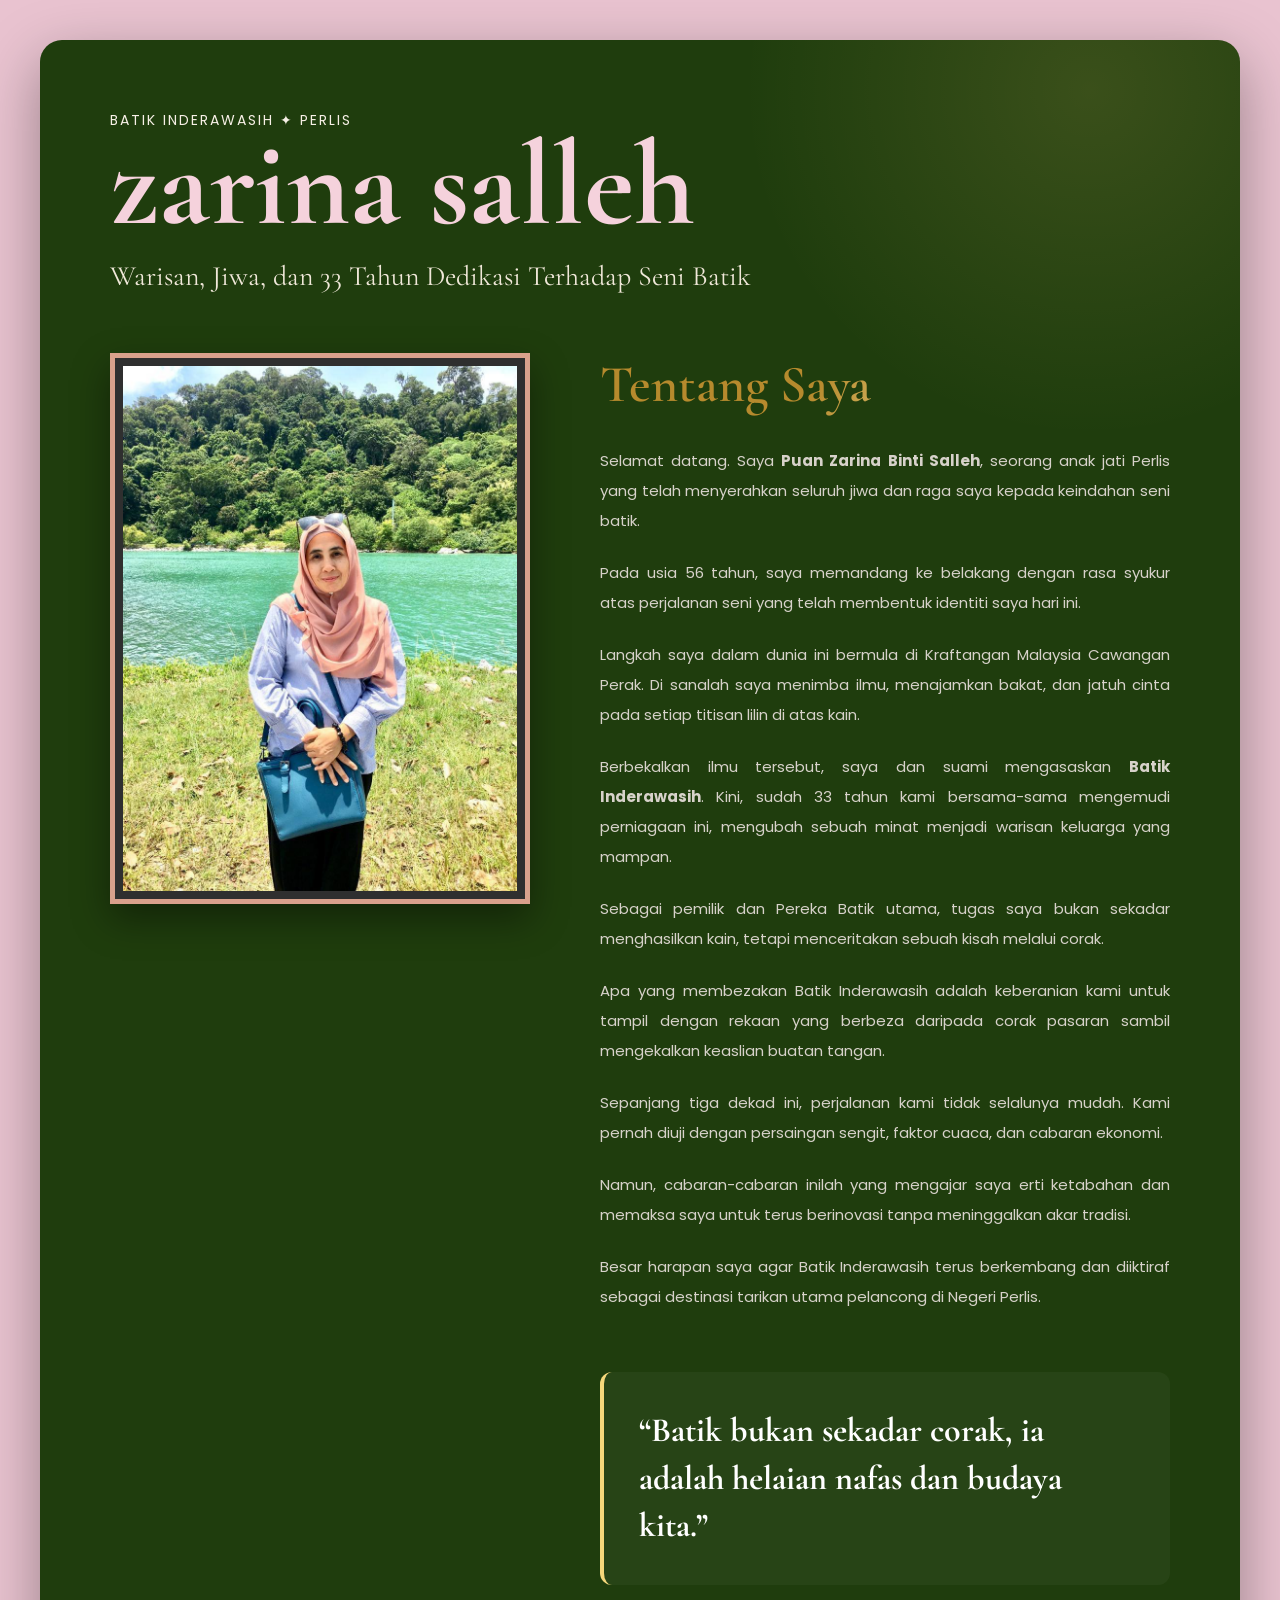
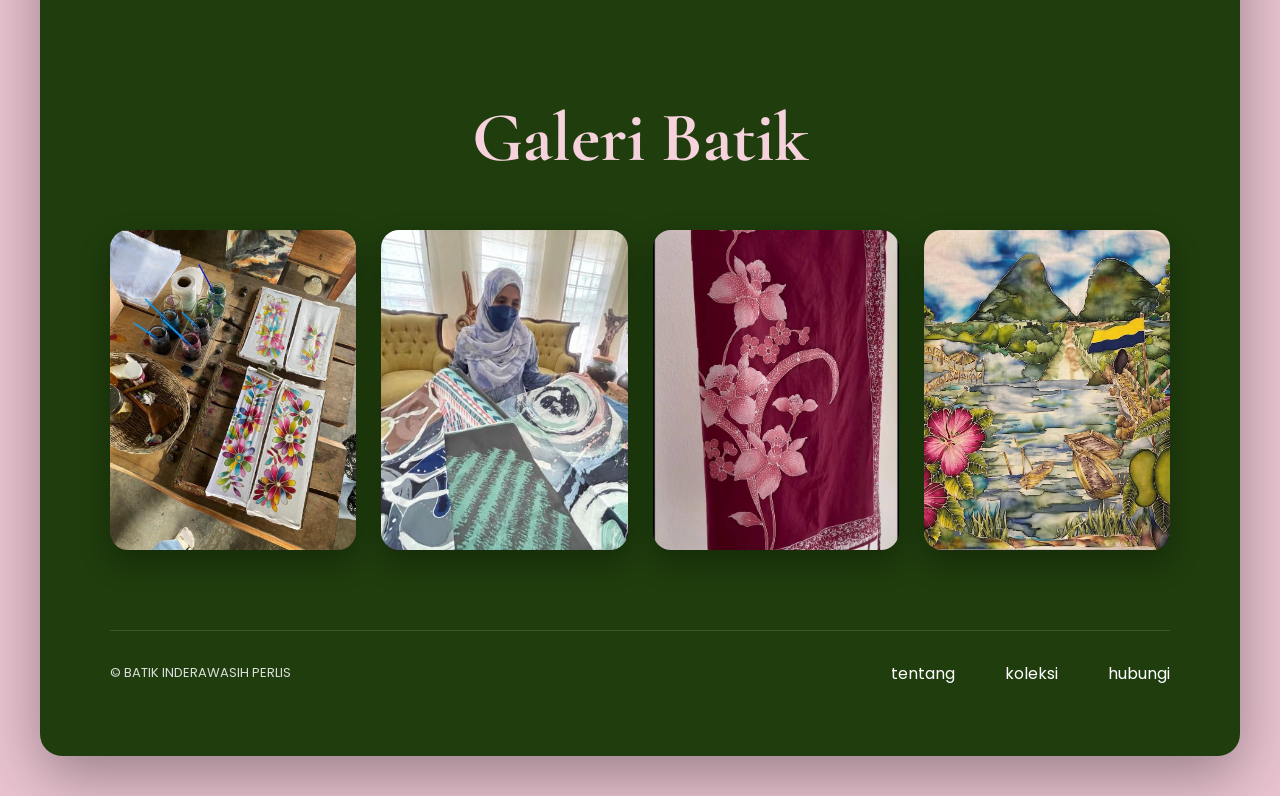
<file: about.html>
<!DOCTYPE html>
<html lang="ms">
<head>
  <meta charset="UTF-8" />
  <meta name="viewport" content="width=device-width, initial-scale=1.0"/>

  <title>About Zarina Salleh</title>

  <!-- Google Font -->
  <link rel="preconnect" href="https://fonts.googleapis.com">
  <link rel="preconnect" href="https://fonts.gstatic.com" crossorigin>

  <link href="https://fonts.googleapis.com/css2?family=Cormorant+Garamond:wght@300;400;500;600;700&family=Poppins:wght@300;400;500;600&display=swap" rel="stylesheet">

  <!-- CSS -->
  <link rel="stylesheet" href="style.css">

</head>

<body>

  <section class="about-wrapper">

    <!-- NAVIGATION -->

    <div class="top-nav">

      <div class="logo">
        BATIK INDERAWASIH ✦ PERLIS
      </div>

    <!-- HERO -->

    <h1 class="hero-title">
      zarina salleh
    </h1>

    <div class="hero-sub">
      Warisan, Jiwa, dan 33 Tahun Dedikasi Terhadap Seni Batik
    </div>

    <!-- ABOUT GRID -->

    <div class="about-grid">

      <!-- IMAGE -->

      <div class="profile-frame">
        <img src="owner.jpg" alt="Puan Zarina">
      </div>

      <!-- CONTENT -->

      <div class="about-content">

        <h2 class="shine">
          Tentang Saya
        </h2>

        <p>
          Selamat datang. Saya <strong>Puan Zarina Binti Salleh</strong>, seorang anak jati Perlis yang telah menyerahkan seluruh jiwa dan raga saya kepada keindahan seni batik.
        </p>

        <p>
          Pada usia 56 tahun, saya memandang ke belakang dengan rasa syukur atas perjalanan seni yang telah membentuk identiti saya hari ini.
        </p>

        <p>
          Langkah saya dalam dunia ini bermula di Kraftangan Malaysia Cawangan Perak. Di sanalah saya menimba ilmu, menajamkan bakat, dan jatuh cinta pada setiap titisan lilin di atas kain.
        </p>

        <p>
          Berbekalkan ilmu tersebut, saya dan suami mengasaskan <strong>Batik Inderawasih</strong>. Kini, sudah 33 tahun kami bersama-sama mengemudi perniagaan ini, mengubah sebuah minat menjadi warisan keluarga yang mampan.
        </p>

        <p>
          Sebagai pemilik dan Pereka Batik utama, tugas saya bukan sekadar menghasilkan kain, tetapi menceritakan sebuah kisah melalui corak.
        </p>

        <p>
          Apa yang membezakan Batik Inderawasih adalah keberanian kami untuk tampil dengan rekaan yang berbeza daripada corak pasaran sambil mengekalkan keaslian buatan tangan.
        </p>

        <p>
          Sepanjang tiga dekad ini, perjalanan kami tidak selalunya mudah. Kami pernah diuji dengan persaingan sengit, faktor cuaca, dan cabaran ekonomi.
        </p>

        <p>
          Namun, cabaran-cabaran inilah yang mengajar saya erti ketabahan dan memaksa saya untuk terus berinovasi tanpa meninggalkan akar tradisi.
        </p>

        <p>
          Besar harapan saya agar Batik Inderawasih terus berkembang dan diiktiraf sebagai destinasi tarikan utama pelancong di Negeri Perlis.
        </p>

        <!-- QUOTE -->

        <div class="quote-box">

          <h3>
            “Batik bukan sekadar corak, ia adalah helaian nafas dan budaya kita.”
          </h3>

        </div>

      </div>

    </div>

    <!-- GALLERY -->

    <section class="gallery-section reveal">

      <h2 class="gallery-title">
        Galeri Batik
      </h2>

      <div class="gallery-grid">

        <div class="gallery-item">
          <img src="paintbatikk.jpg" alt="">
          <div class="gallery-overlay">
            <h4>Koleksi Tradisional</h4>
          </div>
        </div>

        <div class="gallery-item">
          <img src="ekslusif.jpg" alt="">
          <div class="gallery-overlay">
            <h4>Corak Eksklusif</h4>
          </div>
        </div>

        <div class="gallery-item">
          <img src="handmade.jpg" alt="">
          <div class="gallery-overlay">
            <h4>Sentuhan Handmade</h4>
          </div>
        </div>

        <div class="gallery-item">
          <img src="warisan perlis.jpg" alt="">
          <div class="gallery-overlay">
            <h4>Warisan Perlis</h4>
          </div>
        </div>

      </div>

    </section>

    <!-- FOOTER -->

    <div class="footer">

      <p>
        © BATIK INDERAWASIH PERLIS<br>
        
      </p>

      <div class="footer-links">
        <a href="#">tentang</a>
        <a href="#">koleksi</a>
        <a href="#">hubungi</a>
      </div>

    </div>

  </section>

  <!-- SCROLL ANIMATION -->

  <script>

    function revealElements() {

      const reveals = document.querySelectorAll(".reveal");

      reveals.forEach((element) => {

        const windowHeight = window.innerHeight;
        const elementTop = element.getBoundingClientRect().top;

        if (elementTop < windowHeight - 100) {
          element.classList.add("active");
        }

      });

    }

    window.addEventListener("scroll", revealElements);

  </script>

</body>
</html>
</file>
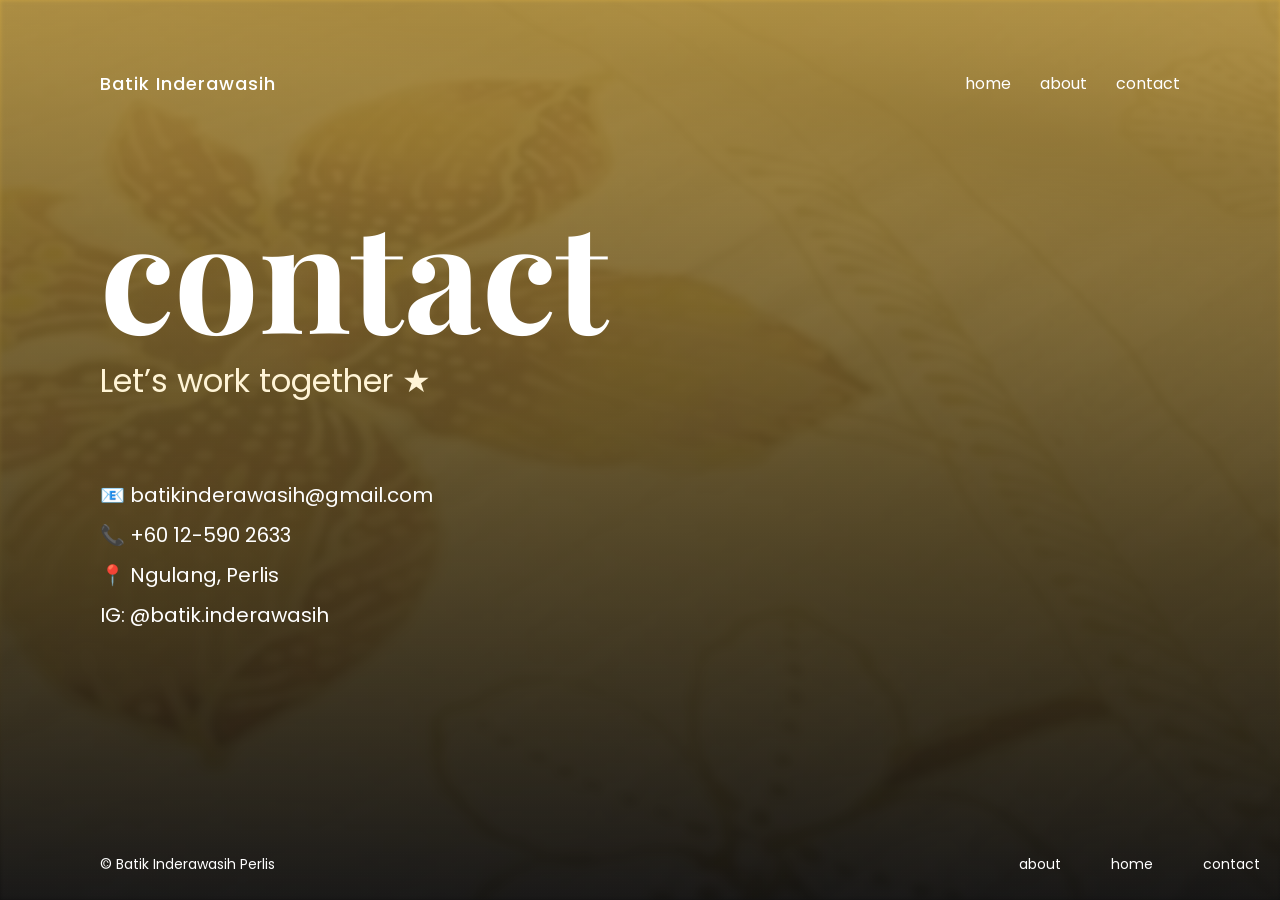
<file: contact.html>
<!DOCTYPE html>
<html lang="en">
<head>
<meta charset="UTF-8">
<meta name="viewport" content="width=device-width, initial-scale=1.0">

<title>Contact | Batik Inderawasih</title>

<!-- Google Fonts -->
<link href="https://fonts.googleapis.com/css2?family=Playfair+Display:wght@400;700&family=Poppins:wght@300;400;500&display=swap" rel="stylesheet">

<!-- CSS -->
<link rel="stylesheet" href="style.css">

</head>

<body class="contact-page">

<header class="contact-header">

    <h1>Batik Inderawasih</h1>

    <nav>
        <a href="index.html">home</a>
        <a href="about.html">about</a>
        <a href="contact.html">contact</a>
    </nav>

</header>

<section class="contact-hero">

    <h2 class="big-text">contact</h2>

    <p class="tagline">
        Let’s work together ★
    </p>

    <div class="contact-details">

        <p>📧 batikinderawasih@gmail.com</p>

        <p>📞 +60 12-590 2633</p>

        <p>📍 Ngulang, Perlis</p>

        <p>IG: @batik.inderawasih</p>

    </div>

</section>

<footer class="contact-footer">

    <p>© Batik Inderawasih Perlis</p>

    <div class="footer-links">
        <a href="about.html">about</a>
        <a href="index.html">home</a>
        <a href="contact.html">contact</a>
    </div>

</footer>

</body>
</html>
</file>
<file: style.css>
body {
    margin: 0;
    font-family: 'Poppins', sans-serif;
}

/* BACKGROUND LUAR (pink macam template) */
.main-bg {
    background: #e7b6bf;
    padding: 40px;
}

/* CARD UTAMA */
.card-container {
    background: #1f3d1f;
    border-radius: 25px;
    padding: 30px;
    max-width: 900px;
    margin: auto;
    color: #f5d27a;
    box-shadow: 0 10px 30px rgba(0,0,0,0.3);
}

/* HEADER */
.card-header {
    display: flex;
    justify-content: space-between;
    align-items: center;
}

.card-header a {
    margin-left: 20px;
    text-decoration: none;
    color: #f5d27a;
}

/* HERO CARD */
.hero-card {
    background: url('images/batik.jpg') center/cover;
    height: 250px;
    border-radius: 20px;
    margin: 20px 0;
    display: flex;
    align-items: flex-end;
    padding: 20px;
}

.hero-card h2 {
    font-family: 'Playfair Display', serif;
    font-size: 40px;
}

/* ABOUT */
.about-card {
    background: #f3e5c3;
    color: #333;
    padding: 25px;
    border-radius: 20px;
    text-align: center;
}

/* GALLERY */
.gallery-card {
    display: flex;
    gap: 10px;
    margin: 20px 0;
}

.gallery-card img {
    width: 33%;
    border-radius: 15px;
}

/* FOUNDER */
.founder-card {
    display: flex;
    gap: 20px;
    align-items: center;
    margin-top: 20px;
}

.founder-card img {
    width: 120px;
    border-radius: 15px;
}

/* FOOTER */
.card-footer {
    text-align: center;
    margin-top: 20px;
}

/* HOVER */
a:hover {
    opacity: 0.7;
}
*{
  margin:0;
  padding:0;
  box-sizing:border-box;
}

:root{
  --bg:#1f3d0d;
  --soft:#e7c0cf;
  --gold:#f5d87b;
  --gold2:#fff4c7;
  --text:#f4efe7;
  --muted:#d7d2ca;
}

body{
  background:#e9c3d0;
  font-family:'Poppins',sans-serif;
  overflow-x:hidden;
  color:var(--text);
  padding:40px;
}

.about-wrapper{
  max-width:1250px;
  margin:auto;
  background:var(--bg);
  border-radius:22px;
  padding:70px;
  position:relative;
  overflow:hidden;
  box-shadow:0 20px 60px rgba(0,0,0,.35);
}

.about-wrapper::before{
  content:'';
  position:absolute;
  width:700px;
  height:700px;
  background:radial-gradient(circle, rgba(255,215,120,.12), transparent 70%);
  top:-300px;
  right:-200px;
}

.logo{
  font-size:14px;
  letter-spacing:2px;
  color:#f7f0e6;
  text-transform:uppercase;
}

.nav-links{
  display:flex;
  gap:35px;
}

.nav-links a{
  text-decoration:none;
  color:#eee;
  font-size:14px;
  transition:.3s;
}

.nav-links a:hover{
  color:var(--gold);
}

/* HERO */

.hero-title{
  font-family:'Cormorant Garamond',serif;
  font-size:120px;
  line-height:.9;
  font-weight:700;
  margin-bottom:20px;
  color:#f5d2dc;

  animation:slideLeft 1.2s ease forwards;
}

.hero-sub{
  font-size:28px;
  font-family:'Cormorant Garamond',serif;
  color:#f0e8d9;
  margin-bottom:60px;

  opacity:0;
  transform:translateY(40px);
  animation:slideUp 1s ease forwards;
  animation-delay:.3s;
}

/* GRID */

.about-grid{
  display:grid;
  grid-template-columns:420px 1fr;
  gap:70px;
  align-items:start;
}

/* IMAGE */

.profile-frame{
  border:5px solid #d9a18c;
  padding:8px;
  overflow:hidden;
  background:#2f2f2f;
  box-shadow:0 15px 35px rgba(0,0,0,.4);

  opacity:0;
  transform:translateX(-80px);
  animation:slideLeft 1s ease forwards;
  animation-delay:.4s;
}

.profile-frame img{
  width:100%;
  display:block;
  object-fit:cover;
  transition:1s;
}

.profile-frame:hover img{
  transform:scale(1.04);
}

/* CONTENT */

.about-content{
  opacity:0;
  transform:translateX(80px);
  animation:slideRight 1s ease forwards;
  animation-delay:.6s;
}

.about-content h2{
  font-family:'Cormorant Garamond',serif;
  font-size:52px;
  margin-bottom:30px;
  font-weight:600;
}

.about-content p{
  font-size:15px;
  line-height:2;
  color:var(--muted);
  margin-bottom:22px;
  text-align:justify;
}

/* GOLD SHINE EFFECT */

.shine{
  background:linear-gradient(
    120deg,
    #b68a2d 20%,
    #fff2b0 40%,
    #f5d87b 60%,
    #b68a2d 80%
  );

  background-size:200% auto;

  color:transparent;
  -webkit-background-clip:text;
  background-clip:text;

  animation:shine 4s linear infinite;
}

/* QUOTE */

.quote-box{
  margin-top:60px;
  padding:35px;
  border-left:4px solid var(--gold);
  background:rgba(255,255,255,.04);
  backdrop-filter:blur(10px);
  border-radius:12px;

  opacity:0;
  transform:translateY(40px);
  animation:slideUp 1s ease forwards;
  animation-delay:1s;
}

.quote-box h3{
  font-size:34px;
  line-height:1.4;
  font-family:'Cormorant Garamond',serif;
  font-weight:700;
  color:#fff;
}

/* GALLERY */

.gallery-section{
  margin-top:110px;
}

.gallery-title{
  font-family:'Cormorant Garamond',serif;
  font-size:70px;
  margin-bottom:50px;
  color:#f5d2dc;
  text-align:center;
}

.gallery-grid{
  display:grid;
  grid-template-columns:repeat(auto-fit,minmax(240px,1fr));
  gap:25px;
}

.gallery-item{
  position:relative;
  overflow:hidden;
  border-radius:18px;
  height:320px;
  background:#222;
  cursor:pointer;
  box-shadow:0 12px 30px rgba(0,0,0,.3);
}

.gallery-item img{
  width:100%;
  height:100%;
  object-fit:cover;
  transition:1s;
}

.gallery-item:hover img{
  transform:scale(1.08);
}

.gallery-overlay{
  position:absolute;
  inset:0;
  background:linear-gradient(to top, rgba(0,0,0,.8), transparent);

  display:flex;
  align-items:flex-end;
  padding:25px;

  opacity:0;
  transition:.5s;
}

.gallery-item:hover .gallery-overlay{
  opacity:1;
}

.gallery-overlay h4{
  font-size:24px;
  font-family:'Cormorant Garamond',serif;
}

/* FOOTER */

.footer{
  margin-top:80px;
  display:flex;
  justify-content:space-between;
  flex-wrap:wrap;
  gap:20px;

  border-top:1px solid rgba(255,255,255,.12);
  padding-top:30px;
}

.footer p{
  font-size:13px;
  color:#ddd;
  line-height:1.8;
}

.footer-links{
  display:flex;
  gap:30px;
}

.footer-links a{
  color:#fff;
  text-decoration:none;
  transition:.3s;
}

.footer-links a:hover{
  color:var(--gold);
}

/* ANIMATIONS */

@keyframes shine{
  to{
    background-position:200% center;
  }
}

@keyframes slideLeft{
  from{
    opacity:0;
    transform:translateX(-80px);
  }

  to{
    opacity:1;
    transform:translateX(0);
  }
}

@keyframes slideRight{
  from{
    opacity:0;
    transform:translateX(80px);
  }

  to{
    opacity:1;
    transform:translateX(0);
  }
}

@keyframes slideUp{
  from{
    opacity:0;
    transform:translateY(40px);
  }

  to{
    opacity:1;
    transform:translateY(0);
  }
}

/* SCROLL REVEAL */

.reveal{
  opacity:0;
  transform:translateY(60px);
  transition:1s all ease;
}

.reveal.active{
  opacity:1;
  transform:translateY(0);
}

/* RESPONSIVE */

@media(max-width:980px){

  body{
    padding:20px;
  }

  .about-wrapper{
    padding:40px 25px;
  }

  .hero-title{
    font-size:70px;
  }

  .about-grid{
    grid-template-columns:1fr;
  }

  .gallery-title{
    font-size:52px;
  }

}
/* ========================= */
/* RESET */
/* ========================= */

*{
    margin:0;
    padding:0;
    box-sizing:border-box;
}

/* ========================= */
/* BODY */
/* ========================= */

.contact-page{
    font-family:'Poppins', sans-serif;
    overflow:hidden;
    height:100vh;
    color:white;
    position:relative;

    /* GOLD + BLACK GRADIENT */
    background:
    linear-gradient(
        180deg,
        #caa343 0%,
        #111111 100%
    );
}

/* ========================= */
/* ✨ BACKGROUND SAMAR */
/* ========================= */

.contact-page::before{
    content:"";
    position:absolute;
    inset:0;

    background:
    linear-gradient(
        rgba(0,0,0,0.55),
        rgba(0,0,0,0.75)
    ),
    url('background.jpg.jpg');

    background-size:cover;
    background-position:center;

    opacity:0.22;

    filter:blur(2px);

    z-index:-2;
}

/* ✨ GRAIN EFFECT */

.contact-page::after{
    content:"";
    position:absolute;
    inset:0;

    background-image:
    radial-gradient(rgba(255,255,255,0.08) 1px, transparent 1px);

    background-size:3px 3px;

    opacity:0.08;

    z-index:-1;
}

/* ========================= */
/* HEADER */
/* ========================= */

.contact-header{
    display:flex;
    justify-content:space-between;
    align-items:center;

    padding:30px 60px;
}

.contact-header h1{
    font-size:18px;
    letter-spacing:1px;
    font-weight:500;
}

/* ========================= */
/* NAVIGATION */
/* ========================= */

nav a{
    color:white;
    text-decoration:none;
    margin-left:25px;

    position:relative;

    transition:0.3s;
}

nav a:hover{
    color:#d4af37;
}

/* UNDERLINE EFFECT */

nav a::after{
    content:"";
    position:absolute;
    left:0;
    bottom:-5px;

    width:0%;
    height:2px;

    background:#d4af37;

    transition:0.3s;
}

nav a:hover::after{
    width:100%;
}

/* ========================= */
/* HERO */
/* ========================= */

.contact-hero{
    padding:70px 60px;
}

/* BIG TEXT */

.big-text{
    font-size:150px;
    line-height:1;

    font-family:'Playfair Display', serif;

    text-transform:lowercase;

    color:#ffffff;

    animation:fadeUp 1s ease;
}

/* TAGLINE */

.tagline{
    margin-top:10px;

    font-size:32px;

    color:#fff4d6;

    animation:fadeUp 1.2s ease;
}

/* CONTACT DETAILS */

.contact-details{
    margin-top:70px;

    line-height:2;

    font-size:20px;

    animation:fadeUp 1.4s ease;
}

.contact-details p{
    transition:0.3s;
}

.contact-details p:hover{
    transform:translateX(8px);
    color:#f4d58d;
}

/* ========================= */
/* FOOTER */
/* ========================= */

.contact-footer{
    position:absolute;
    bottom:25px;

    width:100%;

    padding:0 60px;

    display:flex;
    justify-content:space-between;
    align-items:center;

    font-size:14px;
}

.footer-links a{
    margin-left:20px;
    color:white;
    text-decoration:none;

    transition:0.3s;
}

.footer-links a:hover{
    color:#d4af37;
}

/* ========================= */
/* ANIMATION */
/* ========================= */

@keyframes fadeUp{

    from{
        opacity:0;
        transform:translateY(30px);
    }

    to{
        opacity:1;
        transform:translateY(0);
    }

}

/* ========================= */
/* RESPONSIVE */
/* ========================= */

@media(max-width:768px){

    .big-text{
        font-size:80px;
    }

    .tagline{
        font-size:22px;
    }

    .contact-details{
        font-size:16px;
    }

    .contact-header,
    .contact-footer,
    .contact-hero{
        padding:25px;
    }

}
</file>
